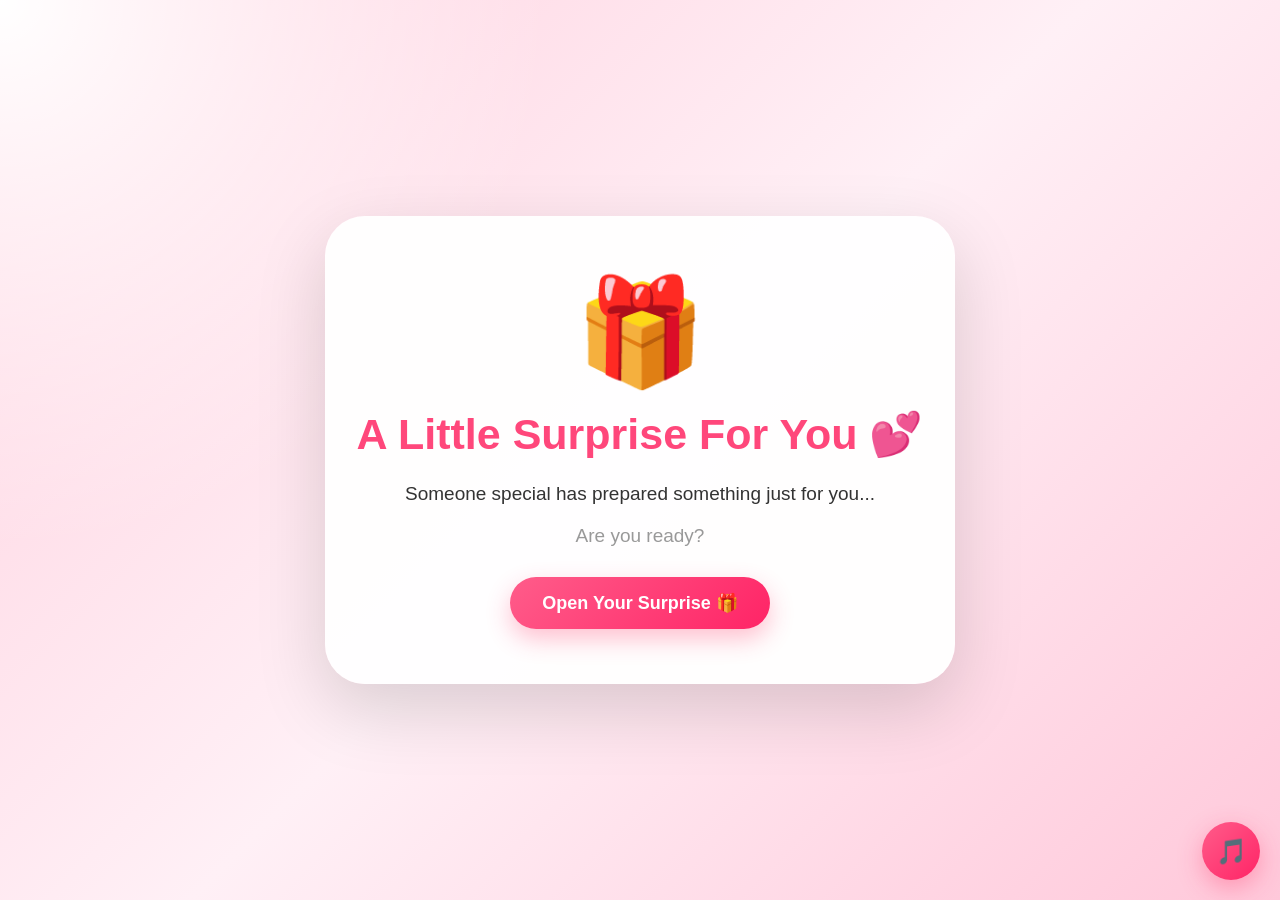
<file: index.html>
<!DOCTYPE html>
<html lang="en">

<head>

    <meta charset="UTF-8">

    <meta
        name="viewport"
        content="width=device-width, initial-scale=1.0"
    >

    <title>A Special Birthday Surprise 🎁</title>

    <link rel="stylesheet" href="./style.css">

</head>

<body class="home-page">

	<audio
    id="backgroundMusic"
    src="./birthday.mp3"
    loop
    preload="auto">
</audio>

<button
    id="musicButton"
    class="music-button">
    🎵
</button>

    <div class="floating-hearts">
        
    </div>


    <div class="welcome-box">

        <div class="big-gift">
            🎁
        </div>


        <h1>
            A Little Surprise For You 💕
        </h1>


        <p>
            Someone special has prepared
            something just for you...
        </p>


        <p class="small-text">
            Are you ready?
        </p>


        <a
            href="./mystery.html"
            class="main-button"
        >
            Open Your Surprise 🎁
        </a>

    </div>


    <script src="./script.js"></script>

</body>

</html>
</file>
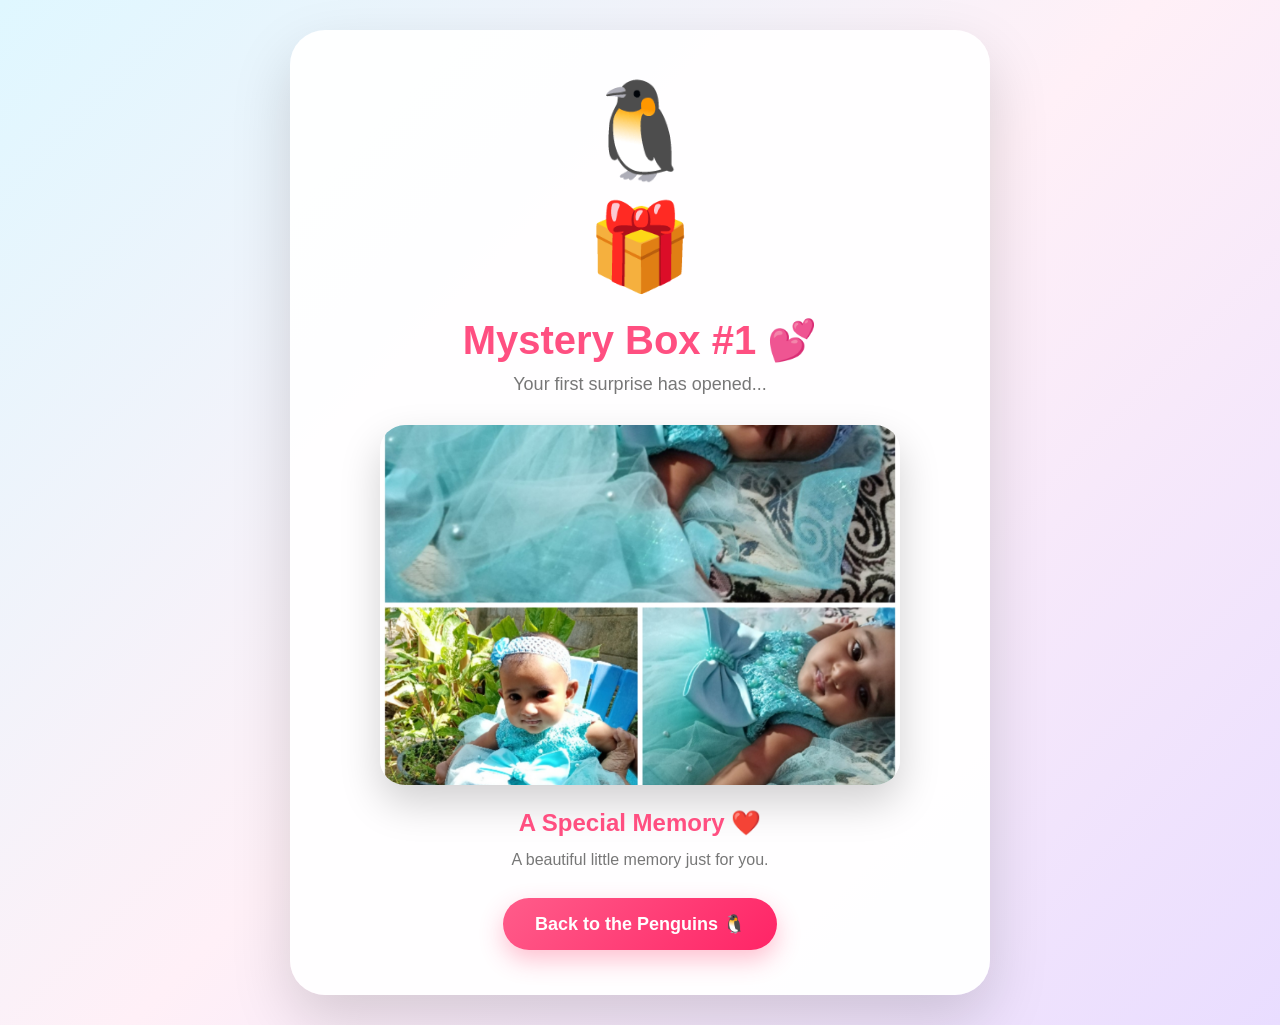
<file: box1.html>
<!DOCTYPE html>
<html lang="en">

<head>

    <meta charset="UTF-8">

    <meta
        name="viewport"
        content="width=device-width, initial-scale=1.0"
    >

    <title>Mystery Box 1 🎁</title>

    <link rel="stylesheet" href="./style.css">

</head>

<body class="box-page">


    <div class="box-surprise">

        <div class="big-penguin">
            🐧
        </div>


        <div class="big-box">
            🎁
        </div>


        <h1>
            Mystery Box #1 💕
        </h1>


        <p>
            Your first surprise has opened...
        </p>


        <div class="surprise-photo">

            <img
                src="./mystery1.jpg"
                alt="Mystery Surprise 1"
            >


            <h2>
                A Special Memory ❤️
            </h2>


            <p>
                A beautiful little memory
                just for you.
            </p>

        </div>


        <a
            href="./mystery.html"
            class="main-button"
        >
            Back to the Penguins 🐧
        </a>

    </div>


    <script src="./script.js"></script>

</body>

</html>
</file>
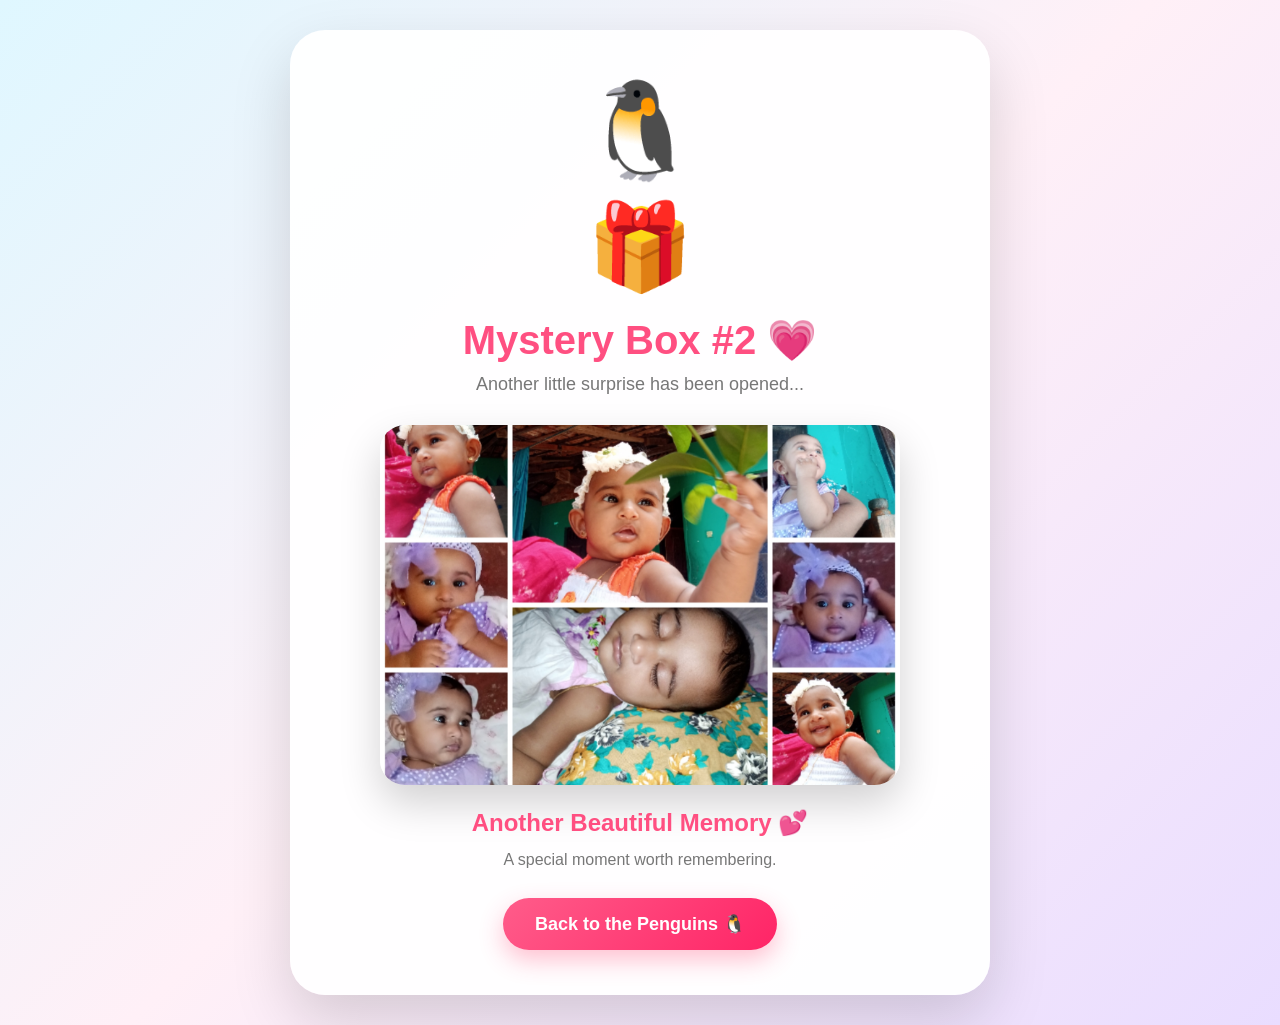
<file: box2.html>
<!DOCTYPE html>
<html lang="en">

<head>

    <meta charset="UTF-8">

    <meta
        name="viewport"
        content="width=device-width, initial-scale=1.0"
    >

    <title>Mystery Box 2 🎁</title>

    <link rel="stylesheet" href="./style.css">

</head>

<body class="box-page">


    <div class="box-surprise">

        <div class="big-penguin">
            🐧
        </div>


        <div class="big-box">
            🎁
        </div>


        <h1>
            Mystery Box #2 💗
        </h1>


        <p>
            Another little surprise
            has been opened...
        </p>


        <div class="surprise-photo">

            <img
                src="./mystery2.jpg"
                alt="Mystery Surprise 2"
            >


            <h2>
                Another Beautiful Memory 💕
            </h2>


            <p>
                A special moment
                worth remembering.
            </p>

        </div>


        <a
            href="./mystery.html"
            class="main-button"
        >
            Back to the Penguins 🐧
        </a>

    </div>


    <script src="./script.js"></script>

</body>

</html>
</file>
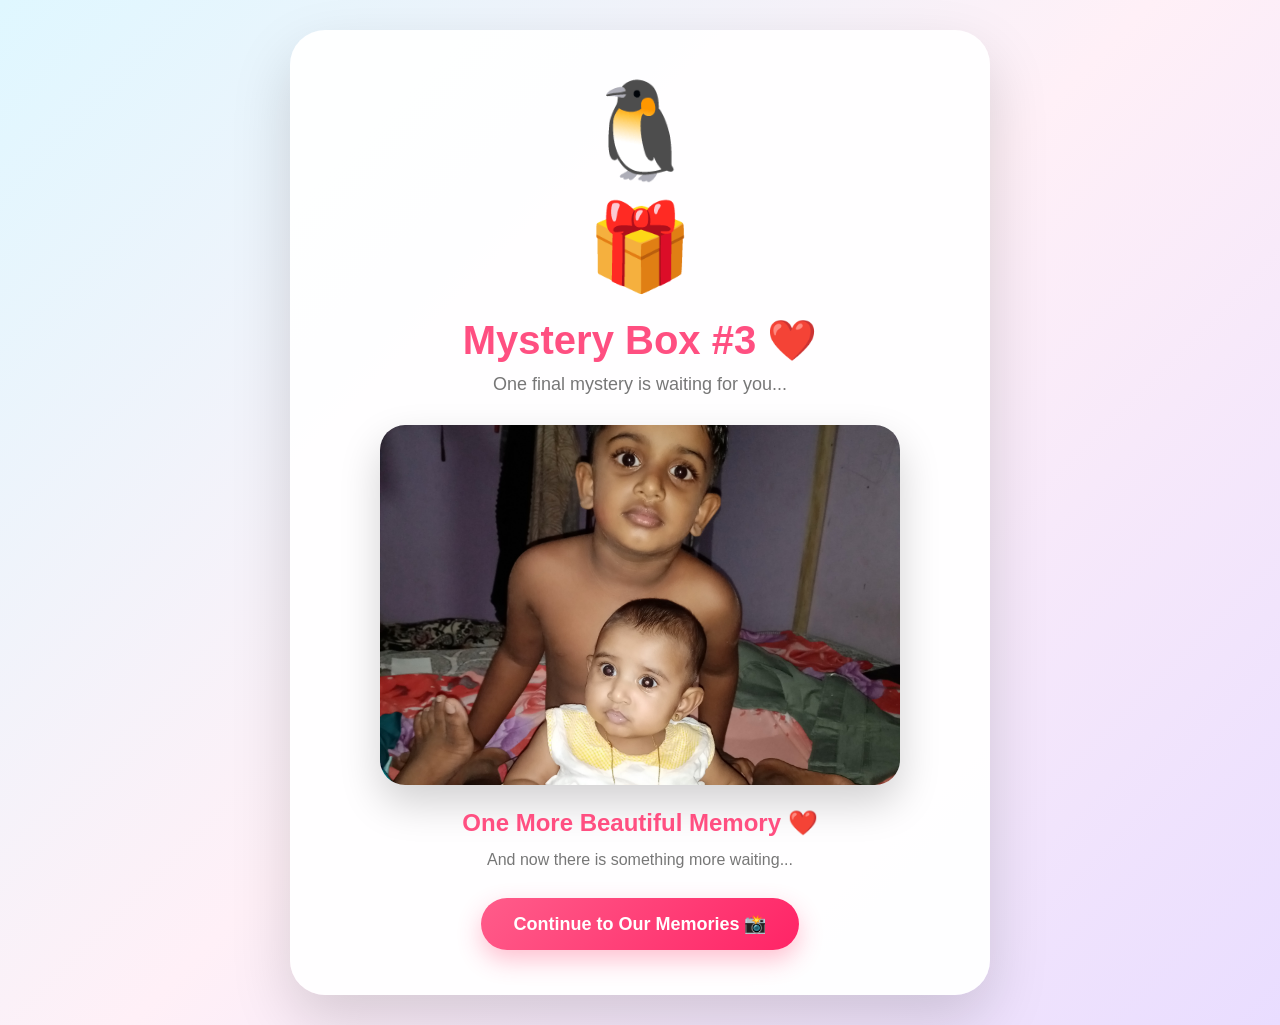
<file: box3.html>
<!DOCTYPE html>
<html lang="en">

<head>

    <meta charset="UTF-8">

    <meta
        name="viewport"
        content="width=device-width, initial-scale=1.0"
    >

    <title>Mystery Box 3 🎁</title>

    <link rel="stylesheet" href="./style.css">

</head>

<body class="box-page">


    <div class="box-surprise">

        <div class="big-penguin">
            🐧
        </div>


        <div class="big-box">
            🎁
        </div>


        <h1>
            Mystery Box #3 ❤️
        </h1>


        <p>
            One final mystery
            is waiting for you...
        </p>


        <div class="surprise-photo">

            <img
                src="./mystery3.jpg"
                alt="Mystery Surprise 3"
            >


            <h2>
                One More Beautiful Memory ❤️
            </h2>


            <p>
                And now there is
                something more waiting...
            </p>

        </div>


        <a
            href="./memories.html"
            class="main-button"
        >
            Continue to Our Memories 📸
        </a>

    </div>


    <script src="./script.js"></script>

</body>

</html>
</file>
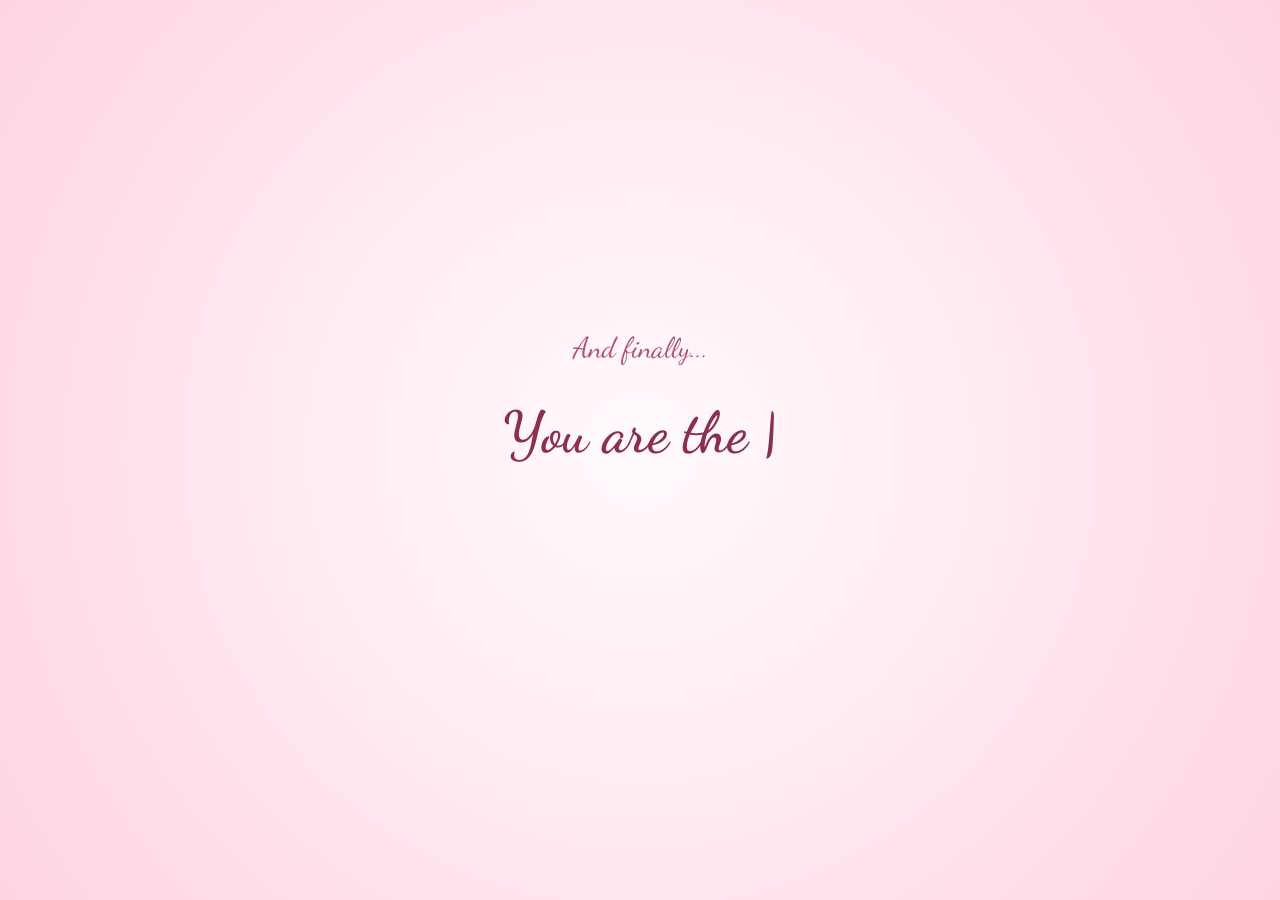
<file: final.html>
<!DOCTYPE html>
<html lang="en">

<head>

<meta charset="UTF-8">

<meta
    name="viewport"
    content="width=device-width, initial-scale=1.0">

<title>For You ❤️</title>


<link
    href="https://fonts.googleapis.com/css2?family=Dancing+Script:wght@400;500;600;700&display=swap"
    rel="stylesheet">


<style>

* {
    box-sizing: border-box;
}


html,
body {

    margin: 0;
    padding: 0;

    width: 100%;
    height: 100%;

    overflow: hidden;
}


body {

    min-height: 100vh;

    display: flex;

    justify-content: center;

    align-items: center;

    background:
        radial-gradient(
            circle,
            #fffafd,
            #ffe8f1,
            #ffd3e3
        );

    position: relative;
}


/* =========================================
   TEXT
========================================= */

.final-container {

    width: 90%;

    max-width: 900px;

    text-align: center;

    position: relative;

    z-index: 5;

    padding: 25px;
}


.small-text {

    font-family:
        "Dancing Script",
        cursive;

    font-size:
        clamp(
            1.3rem,
            3vw,
            1.8rem
        );

    color: #b05272;

    margin-bottom: 25px;

    opacity: 0;

    animation:
        fadeIn
        2s
        forwards;
}


.typing-message {

    font-family:
        "Dancing Script",
        cursive;

    font-size:
        clamp(
            2rem,
            5vw,
            3.6rem
        );

    font-weight: 600;

    line-height: 1.5;

    color: #8b2f4f;

    min-height: 180px;

    max-width: 850px;

    margin: auto;
}


.typing-message::after {

    content: "|";

    animation:
        blink
        .8s
        infinite;
}


@keyframes blink {

    0%,
    50% {
        opacity: 1;
    }

    51%,
    100% {
        opacity: 0;
    }
}


@keyframes fadeIn {

    from {

        opacity: 0;

        transform:
            translateY(20px);
    }

    to {

        opacity: 1;

        transform:
            translateY(0);
    }
}


/* =========================================
   BURST
========================================= */

.burst {

    position: fixed;

    left: 50%;
    top: 50%;

    z-index: 20;

    pointer-events: none;

    font-size:
        clamp(
            15px,
            2.5vw,
            28px
        );

    transform:
        translate(
            -50%,
            -50%
        );

    animation:
        burstOut
        1.3s
        ease-out
        forwards;
}


@keyframes burstOut {

    from {

        transform:
            translate(
                -50%,
                -50%
            )
            scale(.2);

        opacity: 0;
    }

    20% {

        opacity: 1;
    }

    to {

        transform:
            translate(
                calc(
                    -50% + var(--bx)
                ),
                calc(
                    -50% + var(--by)
                )
            )
            scale(1);

        opacity: 1;
    }
}


/* =========================================
   HEART OUTLINE
========================================= */

.heart-particle {

    position: fixed;

    left: 50%;
    top: 50%;

    z-index: 25;

    pointer-events: none;

    font-size:
        clamp(
            16px,
            2.5vw,
            29px
        );

    transform:
        translate(
            -50%,
            -50%
        );

    animation:
        makeHeart
        2.5s
        cubic-bezier(
            .22,
            1,
            .36,
            1
        )
        forwards;
}


@keyframes makeHeart {

    from {

        transform:
            translate(
                calc(
                    -50% + var(--bx)
                ),
                calc(
                    -50% + var(--by)
                )
            )
            scale(.8);

        opacity: 1;
    }

    to {

        transform:
            translate(
                calc(
                    -50% + var(--hx)
                ),
                calc(
                    -50% + var(--hy)
                )
            )
            scale(1);

        opacity: 1;
    }
}


/* =========================================
   GLOW
========================================= */

.heart-glow {

    position: fixed;

    left: 50%;
    top: 50%;

    width: 260px;
    height: 260px;

    transform:
        translate(
            -50%,
            -50%
        );

    border-radius: 50%;

    background:
        radial-gradient(
            circle,
            rgba(
                255,
                70,
                130,
                .3
            ),
            transparent 70%
        );

    filter:
        blur(30px);

    z-index: 18;

    pointer-events: none;

    opacity: 0;

    animation:
        glow
        4s
        forwards;
}


@keyframes glow {

    0% {

        opacity: 0;

        transform:
            translate(
                -50%,
                -50%
            )
            scale(.2);
    }

    40% {

        opacity: 1;
    }

    100% {

        opacity: .7;

        transform:
            translate(
                -50%,
                -50%
            )
            scale(3);
    }
}


/* =========================================
   FLASH
========================================= */

.flash {

    position: fixed;

    inset: 0;

    z-index: 15;

    pointer-events: none;

    background:
        radial-gradient(
            circle,
            white,
            rgba(
                255,
                180,
                210,
                .5
            ),
            transparent 70%
        );

    animation:
        flash
        1s
        forwards;
}


@keyframes flash {

    0% {
        opacity: 0;
    }

    20% {
        opacity: 1;
    }

    100% {
        opacity: 0;
    }
}


/* =========================================
   FLOATING HEARTS
========================================= */

.floating {

    position: fixed;

    bottom: -30px;

    z-index: 2;

    pointer-events: none;

    animation:
        floatUp
        6s
        linear
        forwards;
}


@keyframes floatUp {

    from {

        transform:
            translateY(0)
            rotate(0);

        opacity: 0;
    }

    10% {
        opacity: 1;
    }

    to {

        transform:
            translateY(-110vh)
            rotate(360deg);

        opacity: 0;
    }
}


@media(max-width:600px) {

    .typing-message {

        font-size: 2rem;

        min-height: 220px;
    }

}

</style>

</head>


<body>


<div class="final-container">

    <div class="small-text">
        And finally...
    </div>


    <p
        id="typingMessage"
        class="typing-message">
    </p>

</div>



<script>


/* =========================================
   ✏️ YOUR FINAL MESSAGE
========================================= */

const message =
"You are the most beautiful part of my life, and I hope this little surprise makes you smile. ❤️";


const typingSpeed = 80;



/* =========================================
   TYPING
========================================= */

function startTyping() {

    const text =
        document.getElementById(
            "typingMessage"
        );

    let i = 0;


    function type() {

        if (i < message.length) {

            text.textContent +=
                message[i];

            i++;

            setTimeout(
                type,
                typingSpeed
            );

        } else {

            setTimeout(
                createBurst,
                700
            );

        }

    }


    type();

}



/* =========================================
   BURST
========================================= */

function createBurst() {


    /* FLASH */

    const flash =
        document.createElement(
            "div"
        );

    flash.className = "flash";

    document.body.appendChild(
        flash
    );


    setTimeout(
        () => flash.remove(),
        1000
    );


    /* GLOW */

    const glow =
        document.createElement(
            "div"
        );

    glow.className =
        "heart-glow";

    document.body.appendChild(
        glow
    );



    /* PARTICLE SYMBOLS */

    const symbols = [

        "❤️",
        "💕",
        "💗",
        "💖",
        "🌸",
        "🌷",
        "🌹",
        "🌺",
        "✨"

    ];


    /*
     * More particles =
     * smoother heart outline.
     */

    const count = 120;


    const particles = [];



    /* =====================================
       CREATE BURST PARTICLES
    ===================================== */

    for (
        let i = 0;
        i < count;
        i++
    ) {


        const p =
            document.createElement(
                "div"
            );


        p.className =
            "burst";


        p.textContent =
            symbols[
                Math.floor(
                    Math.random() *
                    symbols.length
                )
            ];



        const angle =
            Math.random() *
            Math.PI *
            2;


        const distance =
            150 +
            Math.random() *
            400;


        p.style.setProperty(
            "--bx",
            Math.cos(angle) *
            distance +
            "px"
        );


        p.style.setProperty(
            "--by",
            Math.sin(angle) *
            distance +
            "px"
        );


        document.body.appendChild(
            p
        );


        particles.push(p);

    }



    /* =====================================
       WAIT FOR BURST
    ===================================== */

    setTimeout(
        function () {


            /*
             * REAL HEART OUTLINE
             *
             * This is the classic
             * parametric heart:
             *
             * x = 16 sin³(t)
             *
             * y =
             * 13cos(t)
             * -5cos(2t)
             * -2cos(3t)
             * -cos(4t)
             *
             * Particles are placed
             * directly on this curve.
             */


            const screen =
                Math.min(
                    window.innerWidth,
                    window.innerHeight
                );


            const width =
                screen * .030;



            particles.forEach(
                function (
                    p,
                    index
                ) {


                    /*
                     * Evenly distribute
                     * around the outline.
                     */

                    const t =
                        (
                            index /
                            count
                        ) *
                        Math.PI *
                        2;



                    const x =
                        16 *
                        Math.pow(
                            Math.sin(t),
                            3
                        );



                    const y =
                        -(
                            13 *
                            Math.cos(t)
                            -
                            5 *
                            Math.cos(
                                2 * t
                            )
                            -
                            2 *
                            Math.cos(
                                3 * t
                            )
                            -
                            Math.cos(
                                4 * t
                            )
                        );



                    /*
                     * Scale.
                     */

                    p.style.setProperty(
                        "--hx",
                        x *
                        width +
                        "px"
                    );


                    p.style.setProperty(
                        "--hy",
                        y *
                        width +
                        "px"
                    );



                    p.className =
                        "heart-particle";


                }
            );


        },
        1300
    );



    /* =====================================
       CLEAN UP
    ===================================== */

    setTimeout(
        function () {


            particles.forEach(
                p => p.remove()
            );


            glow.remove();


        },
        7500
    );

}



/* =========================================
   FLOATING HEARTS
========================================= */

function floatingHeart() {


    const h =
        document.createElement(
            "div"
        );


    h.className =
        "floating";


    const symbols = [

        "❤️",
        "💕",
        "💗",
        "🌸",
        "🌷"

    ];


    h.textContent =
        symbols[
            Math.floor(
                Math.random() *
                symbols.length
            )
        ];


    h.style.left =
        Math.random() *
        100 +
        "vw";


    h.style.fontSize =
        (
            15 +
            Math.random() *
            20
        ) +
        "px";


    document.body.appendChild(
        h
    );


    setTimeout(
        () => h.remove(),
        7000
    );

}



startTyping();


setInterval(
    floatingHeart,
    900
);


</script>


</body>

</html>
</file>
<file: style.css>
/* =========================================================
   BIRTHDAY SURPRISE
   FRESH STYLE.CSS
========================================================= */


/* =========================================================
   RESET
========================================================= */

* {
    margin: 0;
    padding: 0;
    box-sizing: border-box;
}

html {
    scroll-behavior: smooth;
}

body {
    min-height: 100vh;
    font-family:
        "Trebuchet MS",
        Arial,
        sans-serif;

    color: #333;

    overflow-x: hidden;
}


/* =========================================================
   COMMON
========================================================= */

.container {
    width: 94%;
    max-width: 1150px;

    margin: 0 auto;

    padding:
        55px 20px;

    text-align: center;
}

.container h1 {
    color: #ff4f81;

    font-size: 45px;

    margin-bottom: 15px;

    animation:
        titleAppear 1s ease;
}

.subtitle {
    color: #777;

    font-size: 19px;

    line-height: 1.7;

    margin-bottom: 50px;
}


/* =========================================================
   BUTTON
========================================================= */

.main-button {
    display: inline-block;

    margin-top: 25px;

    padding:
        15px 32px;

    border-radius: 50px;

    background:
        linear-gradient(
            135deg,
            #ff5c8a,
            #ff2466
        );

    color: #fff;

    text-decoration: none;

    font-size: 18px;

    font-weight: bold;

    box-shadow:
        0 10px 25px
        rgba(255, 50, 100, 0.3);

    transition:
        transform 0.3s ease,
        box-shadow 0.3s ease;
}

.main-button:hover {
    transform:
        translateY(-5px)
        scale(1.04);

    box-shadow:
        0 15px 35px
        rgba(255, 50, 100, 0.4);
}

.main-button:active {
    transform:
        scale(0.95);
}


/* =========================================================
   MUSIC BUTTON
========================================================= */

.music-button {
    position: fixed;

    right: 20px;
    bottom: 20px;

    width: 58px;
    height: 58px;

    border: none;

    border-radius: 50%;

    background:
        linear-gradient(
            135deg,
            #ff5c8a,
            #ff2466
        );

    color: white;

    font-size: 25px;

    cursor: pointer;

    z-index: 99999;

    box-shadow:
        0 8px 25px
        rgba(255, 50, 100, 0.35);

    transition:
        transform 0.3s ease;
}

.music-button:hover {
    transform:
        scale(1.12);
}

.music-button:active {
    transform:
        scale(0.92);
}

.music-button.playing {
    animation:
        musicPulse 1.5s
        infinite;
}


/* =========================================================
   HOME PAGE
========================================================= */

.home-page {
    min-height: 100vh;

    display: flex;

    justify-content: center;
    align-items: center;

    padding: 25px;

    text-align: center;

    background:
        radial-gradient(
            circle at top left,
            #fff,
            transparent 35%
        ),

        linear-gradient(
            135deg,
            #ffd1df,
            #fff0f6,
            #ffc8da
        );
}

.welcome-box {
    width: 95%;
    max-width: 630px;

    padding:
        55px 30px;

    background:
        rgba(
            255,
            255,
            255,
            0.96
        );

    border-radius: 40px;

    box-shadow:
        0 25px 70px
        rgba(0, 0, 0, 0.15);

    animation:
        fadeUp 1s ease;
}

.big-gift {
    font-size: 105px;

    margin-bottom: 15px;

    animation:
        giftFloat 2s
        infinite
        ease-in-out;
}

.welcome-box h1 {
    color: #ff477b;

    font-size: 43px;

    margin-bottom: 18px;
}

.welcome-box p {
    font-size: 19px;

    line-height: 1.7;
}

.small-text {
    color: #999;

    margin-top: 10px;
}


/* =========================================================
   MYSTERY PAGE
========================================================= */

.mystery-page {
    min-height: 100vh;

    background:
        radial-gradient(
            circle at top,
            #fff,
            transparent 40%
        ),

        linear-gradient(
            135deg,
            #dff7ff,
            #fff0f7,
            #e8ddff
        );
}

.penguin-container {
    display: flex;

    justify-content: center;

    align-items: flex-start;

    flex-wrap: wrap;

    gap: 35px;
}

.mystery-card {
    width: 290px;

    padding:
        30px 20px;

    background:
        rgba(
            255,
            255,
            255,
            0.96
        );

    border-radius: 30px;

    box-shadow:
        0 18px 45px
        rgba(0, 0, 0, 0.12);

    transition:
        transform 0.35s ease,
        box-shadow 0.35s ease;

    animation:
        cardAppear 0.8s ease;
}

.mystery-card:nth-child(2) {
    animation-delay: 0.15s;
}

.mystery-card:nth-child(3) {
    animation-delay: 0.3s;
}

.mystery-card:hover {
    transform:
        translateY(-12px);

    box-shadow:
        0 25px 55px
        rgba(0, 0, 0, 0.18);
}

.mystery-card h2 {
    color: #ff4f81;

    font-size: 22px;

    margin-top: 8px;
}

.mystery-card p {
    color: #777;

    margin-top: 8px;

    line-height: 1.5;
}


/* =========================================================
   PENGUIN
========================================================= */

.cute-penguin {
    width: 170px;
    height: 190px;

    margin:
        0 auto 5px;

    position: relative;

    animation:
        penguinFloat 2.5s
        infinite
        ease-in-out;
}

.penguin-body {
    position: absolute;

    width: 120px;
    height: 150px;

    left: 25px;
    top: 20px;

    border-radius:
        55% 55% 48% 48%;

    background:
        linear-gradient(
            145deg,
            #3c4d55,
            #111b20
        );

    box-shadow:
        inset -10px -10px 18px
        rgba(0, 0, 0, 0.2),

        0 12px 25px
        rgba(0, 0, 0, 0.15);
}


/* Penguin face */

.penguin-body::after {
    content: "";

    position: absolute;

    width: 85px;
    height: 82px;

    left: 18px;
    top: 30px;

    border-radius: 50%;

    background: white;
}


/* Penguin wing */

.penguin-body::before {
    content: "";

    position: absolute;

    width: 45px;
    height: 95px;

    left: -28px;
    top: 48px;

    border-radius: 50%;

    background: #202d32;

    transform:
        rotate(20deg);
}


/* Eyes */

.penguin-eye {
    position: absolute;

    z-index: 10;

    width: 14px;
    height: 14px;

    top: 48px;

    background: white;

    border-radius: 50%;
}

.penguin-eye::after {
    content: "";

    position: absolute;

    width: 6px;
    height: 6px;

    left: 4px;
    top: 4px;

    background: #111;

    border-radius: 50%;
}

.left-eye {
    left: 45px;
}

.right-eye {
    right: 45px;
}


/* Beak */

.penguin-beak {
    position: absolute;

    z-index: 11;

    left: 50%;
    top: 65px;

    transform:
        translateX(-50%);

    width: 0;
    height: 0;

    border-left:
        11px solid transparent;

    border-right:
        11px solid transparent;

    border-top:
        17px solid #ffae22;
}


/* Belly */

.penguin-belly {
    position: absolute;

    z-index: 3;

    width: 85px;
    height: 95px;

    left: 18px;
    top: 70px;

    background: white;

    border-radius:
        50% 50% 45% 45%;
}


/* Feet */

.penguin-foot {
    position: absolute;

    z-index: 12;

    bottom: -9px;

    width: 43px;
    height: 18px;

    background: #ffae22;

    border-radius: 50%;
}

.left-foot {
    left: 10px;

    transform:
        rotate(-8deg);
}

.right-foot {
    right: 10px;

    transform:
        rotate(8deg);
}


/* =========================================================
   GIFT BOX
========================================================= */

.box-link {
    display: block;

    text-decoration: none;
}

.cute-gift {
    width: 110px;
    height: 100px;

    position: relative;

    margin:
        0 auto 15px;

    cursor: pointer;

    transition:
        transform 0.3s ease;
}

.box-link:hover .cute-gift {
    animation:
        giftWiggle 0.55s ease;

    transform:
        scale(1.1);
}


/* Gift body */

.gift-body {
    position: absolute;

    left: 8px;
    bottom: 0;

    width: 94px;
    height: 68px;

    border-radius: 6px;

    background:
        linear-gradient(
            135deg,
            #ff5b88,
            #ff245f
        );

    box-shadow:
        0 8px 15px
        rgba(0, 0, 0, 0.15);
}


/* Lid */

.gift-lid {
    position: absolute;

    z-index: 3;

    left: 2px;
    top: 12px;

    width: 106px;
    height: 23px;

    border-radius: 6px;

    background: #ff245f;
}


/* Ribbon */

.gift-ribbon {
    position: absolute;

    z-index: 5;

    left: 47px;
    top: 10px;

    width: 17px;
    height: 90px;

    background: #ffd166;
}


/* Pink */

.pink-gift .gift-body {
    background:
        linear-gradient(
            135deg,
            #ff91aa,
            #ff4f81
        );
}

.pink-gift .gift-lid {
    background: #ff4f81;
}


/* Purple */

.purple-gift .gift-body {
    background:
        linear-gradient(
            135deg,
            #b39cff,
            #7739e6
        );
}

.purple-gift .gift-lid {
    background: #7739e6;
}


/* =========================================================
   BOX PAGES
========================================================= */

.box-page {
    min-height: 100vh;

    display: flex;

    justify-content: center;
    align-items: center;

    padding: 30px;

    text-align: center;

    background:
        linear-gradient(
            135deg,
            #dff7ff,
            #fff0f7,
            #e9ddff
        );
}

.box-surprise {
    width: 95%;

    max-width: 700px;

    padding:
        45px 30px;

    background:
        rgba(
            255,
            255,
            255,
            0.96
        );

    border-radius: 35px;

    box-shadow:
        0 25px 60px
        rgba(0, 0, 0, 0.15);

    animation:
        fadeUp 1s ease;
}

.big-penguin {
    font-size: 95px;

    animation:
        penguinBounce 1.8s
        infinite
        ease-in-out;
}

.big-box {
    font-size: 85px;

    margin:
        10px 0;

    animation:
        boxOpening 1.3s
        ease-in-out;
}

.box-surprise h1 {
    color: #ff4f81;

    font-size: 40px;

    margin:
        20px 0 10px;
}

.box-surprise > p {
    color: #777;

    font-size: 18px;
}


/* =========================================================
   SURPRISE PHOTO
========================================================= */

.surprise-photo {
    margin-top: 30px;

    animation:
        photoReveal 1s ease;
}

.surprise-photo img {
    width: 100%;

    max-width: 520px;

    height: 360px;

    object-fit: cover;

    border-radius: 25px;

    box-shadow:
        0 18px 40px
        rgba(0, 0, 0, 0.18);
}

.surprise-photo h2 {
    color: #ff4f81;

    margin-top: 20px;
}

.surprise-photo p {
    color: #777;

    line-height: 1.6;

    margin-top: 10px;
}


/* =========================================================
   MEMORIES
========================================================= */

.memories-page {
    min-height: 100vh;

    background:
        linear-gradient(
            135deg,
            #fff0f6,
            #fff8df,
            #ffe4ee
        );
}

.memory-container {
    display: grid;

    grid-template-columns:
        repeat(3, 1fr);

    gap: 30px;
}

.memory-card {
    background: white;

    padding: 15px;

    border-radius: 25px;

    box-shadow:
        0 18px 45px
        rgba(0, 0, 0, 0.12);

    transition:
        transform 0.3s ease,
        box-shadow 0.3s ease;

    animation:
        memoryAppear 1s ease;
}

.memory-card:hover {
    transform:
        translateY(-10px)
        rotate(1deg);

    box-shadow:
        0 25px 50px
        rgba(0, 0, 0, 0.17);
}

.memory-card img {
    display: block;

    width: 100%;

    height: 300px;

    object-fit: cover;

    border-radius: 18px;
}

.memory-card h2 {
    color: #ff4f81;

    margin-top: 15px;
}

.memory-card p {
    color: #777;

    line-height: 1.5;

    margin-top: 8px;
}


/* =========================================================
   FINAL PAGE
========================================================= */

.final-page {
    min-height: 100vh;

    display: flex;

    justify-content: center;
    align-items: center;

    padding: 30px;

    text-align: center;

    background:
        radial-gradient(
            circle at top,
            #fff,
            transparent 40%
        ),

        linear-gradient(
            135deg,
            #ffb5c8,
            #ffd8e6,
            #ffe9f0
        );
}

.final-content {
    width: 95%;

    max-width: 720px;

    padding:
        50px 35px;

    background:
        rgba(
            255,
            255,
            255,
            0.95
        );

    border-radius: 40px;

    box-shadow:
        0 25px 70px
        rgba(0, 0, 0, 0.17);

    animation:
        fadeUp 1.2s ease;
}

.cake {
    font-size: 105px;

    animation:
        cakeBounce 2s
        infinite;
}

.final-content h1 {
    color: #ff3e75;

    font-size: 48px;

    margin:
        20px 0;
}

.final-content h2 {
    color: #555;

    margin-bottom: 25px;
}

.final-message {
    color: #555;

    font-size: 19px;

    line-height: 1.8;
}

.love {
    font-size: 32px;

    margin:
        25px 0;
}

.signature {
    color: #ff4f81;

    font-size: 20px;

    font-weight: bold;
}


/* =========================================================
   FLOATING HEARTS
========================================================= */

.floating-heart {
    position: fixed;

    bottom: -40px;

    pointer-events: none;

    z-index: 9998;

    animation:
        heartFloat 5s
        linear forwards;
}


/* =========================================================
   ANIMATIONS
========================================================= */

@keyframes fadeUp {

    from {
        opacity: 0;

        transform:
            translateY(35px);
    }

    to {
        opacity: 1;

        transform:
            translateY(0);
    }
}


@keyframes titleAppear {

    from {
        opacity: 0;

        transform:
            translateY(-20px);
    }

    to {
        opacity: 1;

        transform:
            translateY(0);
    }
}


@keyframes cardAppear {

    from {
        opacity: 0;

        transform:
            translateY(50px);
    }

    to {
        opacity: 1;

        transform:
            translateY(0);
    }
}


@keyframes giftFloat {

    0%,
    100% {
        transform:
            translateY(0)
            rotate(0deg);
    }

    50% {
        transform:
            translateY(-15px)
            rotate(4deg);
    }
}


@keyframes penguinFloat {

    0%,
    100% {
        transform:
            translateY(0)
            rotate(0deg);
    }

    25% {
        transform:
            translateY(-7px)
            rotate(-3deg);
    }

    75% {
        transform:
            translateY(-5px)
            rotate(3deg);
    }
}


@keyframes penguinBounce {

    0%,
    100% {
        transform:
            translateY(0);
    }

    50% {
        transform:
            translateY(-15px);
    }
}


@keyframes giftWiggle {

    0% {
        transform:
            rotate(0deg);
    }

    25% {
        transform:
            rotate(-8deg);
    }

    50% {
        transform:
            rotate(8deg);
    }

    75% {
        transform:
            rotate(-5deg);
    }

    100% {
        transform:
            rotate(0deg);
    }
}


@keyframes boxOpening {

    0% {
        transform:
            scale(1);
    }

    30% {
        transform:
            scale(1.15)
            rotate(-6deg);
    }

    60% {
        transform:
            scale(1.2)
            rotate(6deg);
    }

    100% {
        transform:
            scale(1);
    }
}


@keyframes photoReveal {

    from {
        opacity: 0;

        transform:
            scale(0.7)
            rotate(-3deg);
    }

    to {
        opacity: 1;

        transform:
            scale(1)
            rotate(0);
    }
}


@keyframes memoryAppear {

    from {
        opacity: 0;

        transform:
            translateY(50px);
    }

    to {
        opacity: 1;

        transform:
            translateY(0);
    }
}


@keyframes cakeBounce {

    0%,
    100% {
        transform:
            translateY(0);
    }

    50% {
        transform:
            translateY(-15px);
    }
}


@keyframes musicPulse {

    0%,
    100% {
        box-shadow:
            0 8px 25px
            rgba(255, 50, 100, 0.35);
    }

    50% {
        box-shadow:
            0 8px 38px
            rgba(255, 50, 100, 0.75);
    }
}


@keyframes heartFloat {

    0% {
        opacity: 0;

        transform:
            translateY(0)
            scale(0.7)
            rotate(0deg);
    }

    10% {
        opacity: 1;
    }

    100% {
        opacity: 0;

        transform:
            translateY(-110vh)
            scale(1.3)
            rotate(25deg);
    }
}


/* =========================================================
   GIFT CLICKED
========================================================= */

.gift-clicked {
    animation:
        giftClicked 0.5s ease !important;
}

@keyframes giftClicked {

    0% {
        transform:
            scale(1)
            rotate(0);
    }

    30% {
        transform:
            scale(1.25)
            rotate(-8deg);
    }

    60% {
        transform:
            scale(1.2)
            rotate(8deg);
    }

    100% {
        transform:
            scale(1)
            rotate(0);
    }
}


/* =========================================================
   TABLET
========================================================= */

@media (max-width: 850px) {

    .container h1 {
        font-size: 37px;
    }

    .penguin-container {
        flex-direction: column;

        align-items: center;
    }

    .mystery-card {
        width: 90%;

        max-width: 350px;
    }

    .memory-container {
        grid-template-columns: 1fr;
    }

}


/* =========================================================
   MOBILE
========================================================= */

@media (max-width: 600px) {

    .container {
        padding:
            40px 15px;
    }

    .container h1 {
        font-size: 30px;
    }

    .subtitle {
        font-size: 17px;

        margin-bottom: 35px;
    }


    .welcome-box {
        padding:
            40px 20px;
    }

    .welcome-box h1 {
        font-size: 32px;
    }

    .welcome-box p {
        font-size: 17px;
    }

    .big-gift {
        font-size: 80px;
    }


    .music-button {
        width: 52px;
        height: 52px;

        right: 15px;
        bottom: 15px;

        font-size: 22px;
    }


    .box-surprise {
        padding:
            35px 20px;
    }

    .box-surprise h1 {
        font-size: 30px;
    }

    .big-penguin {
        font-size: 75px;
    }

    .big-box {
        font-size: 65px;
    }


    .surprise-photo img {
        height: 280px;
    }


    .memory-card img {
        height: 300px;
    }


    .final-content {
        padding:
            40px 20px;
    }

    .cake {
        font-size: 80px;
    }

    .final-content h1 {
        font-size: 35px;
    }

    .final-content h2 {
        font-size: 21px;
    }

    .final-message {
        font-size: 17px;
    }

}


/* =========================================================
   SMALL PHONES
========================================================= */

@media (max-width: 380px) {

    .container h1 {
        font-size: 27px;
    }

    .welcome-box h1 {
        font-size: 28px;
    }

    .mystery-card {
        width: 95%;
    }

    .surprise-photo img {
        height: 240px;
    }

    .final-content h1 {
        font-size: 30px;
    }

}
</file>
